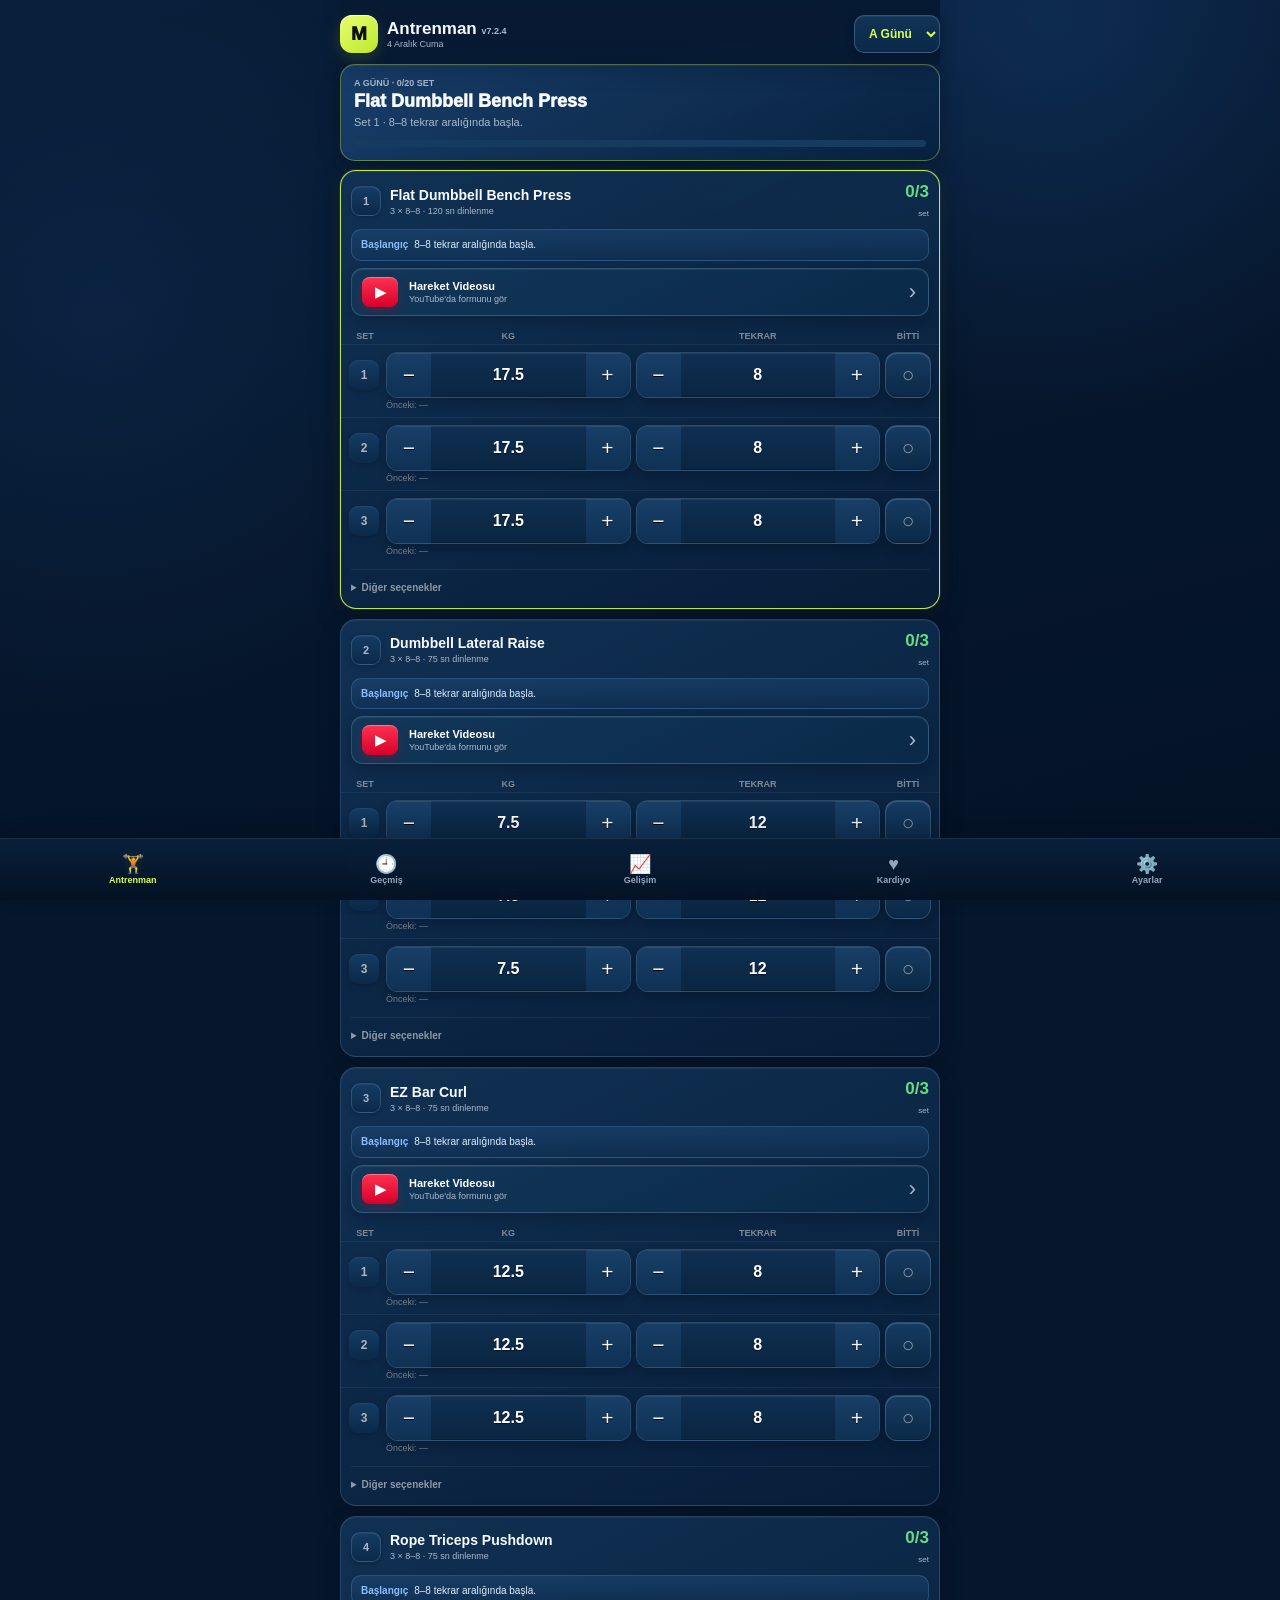
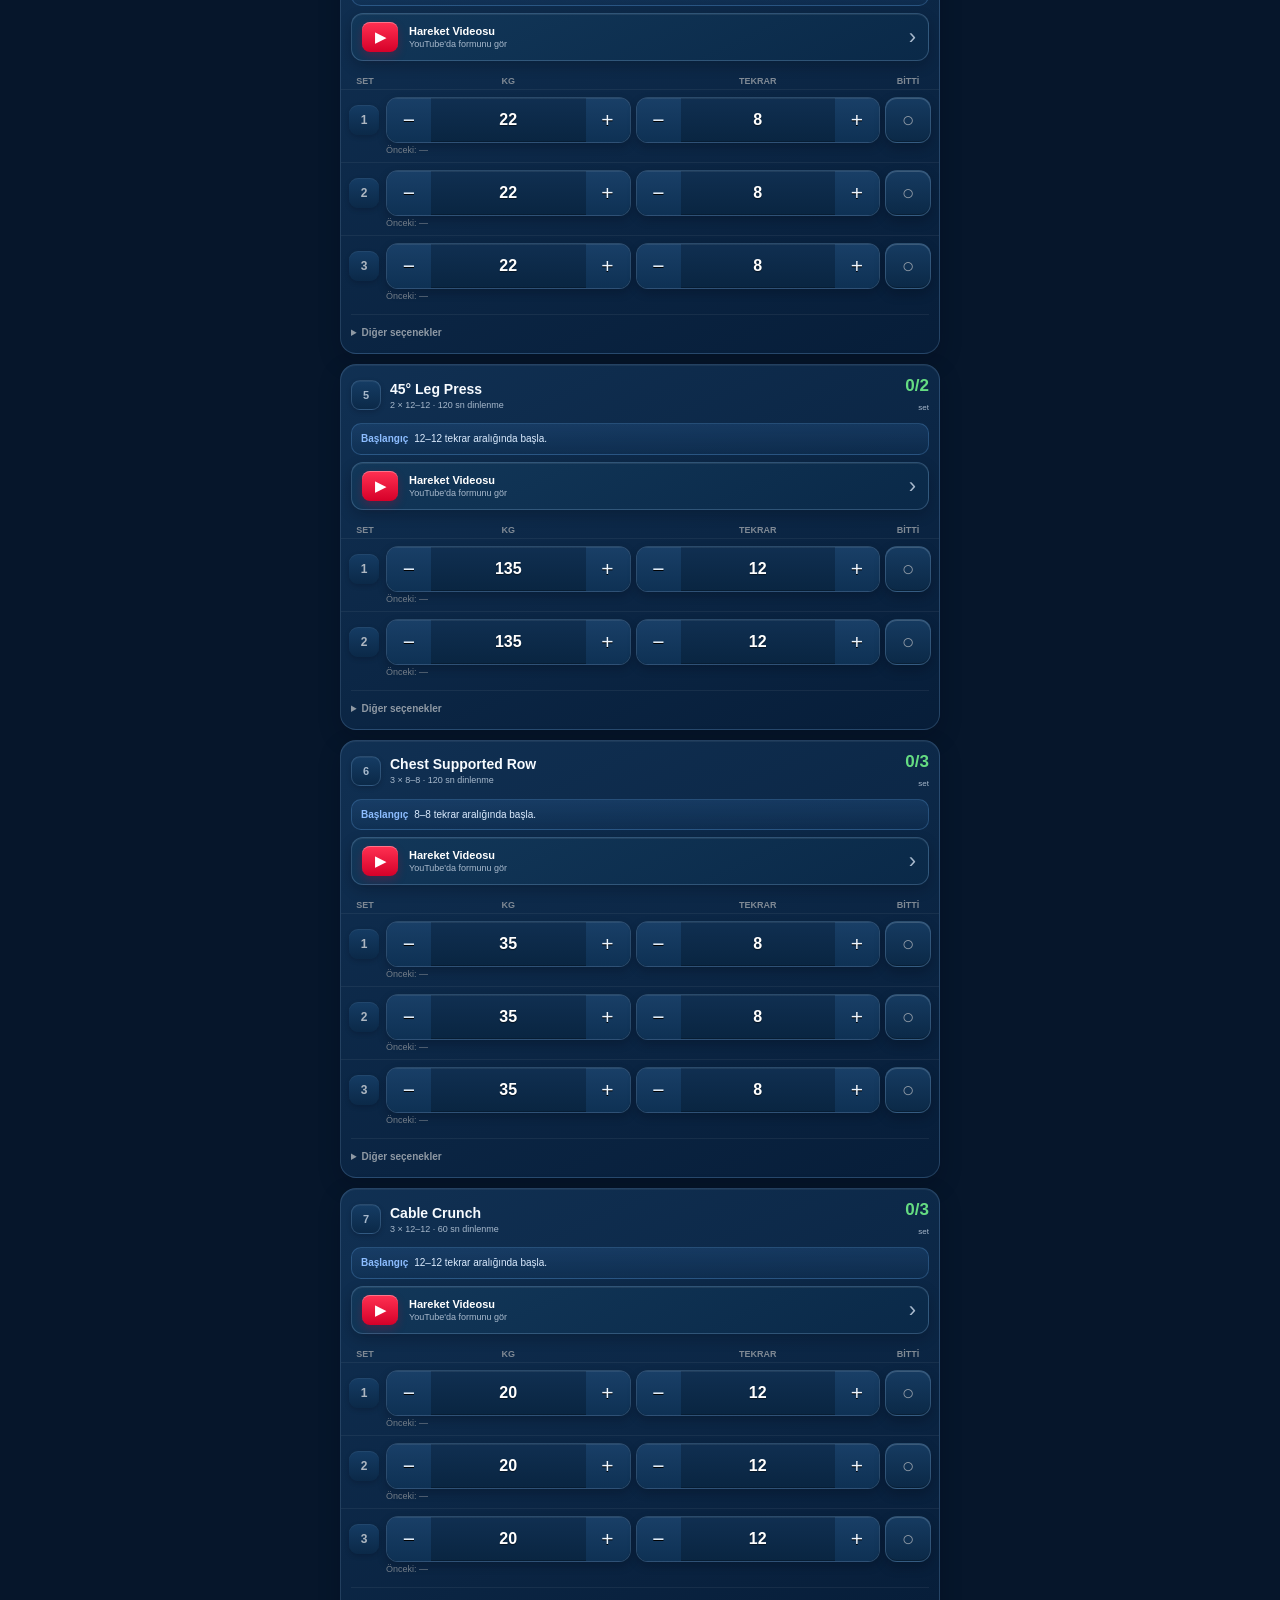
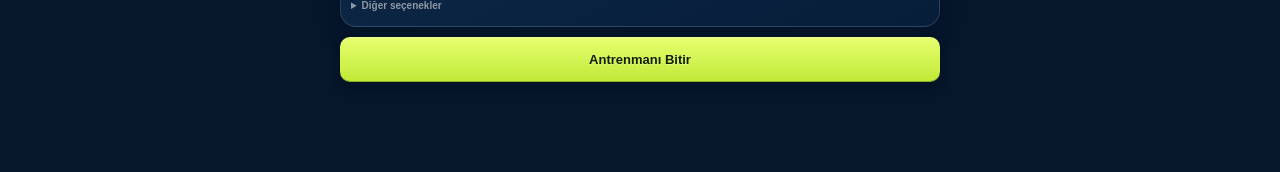
<file: index.html>
<!DOCTYPE html>
<html lang="tr">
<head>
<meta charset="UTF-8">
<meta name="viewport" content="width=device-width,initial-scale=1,viewport-fit=cover">
<meta name="theme-color" content="#071a33">
<meta name="build-version" content="7.2.4-20260827">
<link rel="manifest" href="manifest.json?v=724">
<link rel="icon" href="icon-192.png">
<link rel="apple-touch-icon" href="apple-touch-icon.png">
<meta name="apple-mobile-web-app-capable" content="yes">
<meta name="apple-mobile-web-app-status-bar-style" content="black-translucent">
<meta name="apple-mobile-web-app-title" content="Antrenman">
<title>Antrenman Takip 7.2.4</title>
<link rel="stylesheet" href="styles.css?v=724">
<link rel="stylesheet" href="enhancements.css?v=724">
<link rel="stylesheet" href="ux-v63.css?v=724">
<link rel="stylesheet" href="v7.css?v=724">
<link rel="stylesheet" href="v7-video.css?v=724">
<link rel="stylesheet" href="navy-theme.css?v=724">
<link rel="stylesheet" href="v7-clean-mobile.css?v=724">
</head>
<body>
<div class="app">
 <header class="header">
  <div class="header-row">
   <div class="brand"><div class="brand-mark">M</div><div><div class="brand-title">Antrenman <span class="version">v7.2.4</span></div><div class="brand-sub" id="dateText"></div></div></div>
   <select class="workout-select" id="workoutSelect" aria-label="Antrenman seç"></select>
  </div>
  <div class="tabs">
   <button class="tab on" data-tab="workout" onclick="showTab('workout')">Antrenman</button>
   <button class="tab" data-tab="history" onclick="showTab('history')">Geçmiş</button>
   <button class="tab" data-tab="analysis" onclick="showTab('analysis')">Gelişim</button>
   <button class="tab" data-tab="cardio" onclick="showTab('cardio')">Kardiyo</button>
   <button class="tab" data-tab="program" onclick="showTab('program')">Ayarlar</button>
  </div>
 </header>
 <div class="update-banner" id="updateBanner"><span>Yeni sürüm hazır.</span><button onclick="activateUpdate()">Yenile</button></div>
 <main class="page on" id="page-workout">
  <div class="panel"><div class="mode-grid">
   <button class="mode-btn" data-mode="normal" onclick="setMode('normal')">Normal</button>
   <button class="mode-btn" data-mode="short" onclick="setMode('short')">Kısa</button>
   <button class="mode-btn" data-mode="low" onclick="setMode('low')">Düşük Enerji</button>
  </div><div class="mode-note" id="modeNote"></div></div>
  <div id="hero"></div>
  <div class="metrics" id="liveMetrics"></div>
  <div id="exerciseList"></div>
  <button class="btn primary full" style="padding:15px;font-size:13px" onclick="finishWorkout()">Antrenmanı Bitir</button>
 </main>
 <main class="page" id="page-history"><div id="historyContent"></div></main>
 <main class="page" id="page-analysis"><div id="analysisContent"></div></main>
 <main class="page" id="page-cardio"><div id="cardioContent"></div></main>
 <main class="page" id="page-program"><div id="programContent"></div></main>
</div>
<div class="bottom">
 <div class="bottom-in"><div><div class="bottom-label">Antrenman süresi</div><div class="bottom-value" id="workoutTimer">0:00</div></div><button class="bottom-rest" id="restTimer" onclick="toggleRest()">1:30</button><button class="bottom-next" onclick="completeNextSet()">Sıradaki Set ✓</button></div>
</div>
<div class="overlay" id="exerciseModal"><div class="modal">
 <div class="modal-title" id="exerciseModalTitle">Hareket</div>
 <div class="grid2">
  <div class="field" style="grid-column:1/-1"><label>Hareket adı</label><input class="input" id="fName"></div>
  <div class="field" style="grid-column:1/-1"><label>Kas grupları — virgülle</label><input class="input" id="fMuscles"></div>
  <div class="field"><label>Başlangıç kg</label><input class="input" id="fWeight" type="number" inputmode="decimal"></div>
  <div class="field"><label>Set</label><input class="input" id="fSets" type="number" inputmode="numeric"></div>
  <div class="field"><label>Tekrar alt</label><input class="input" id="fRepMin" type="number" inputmode="numeric"></div>
  <div class="field"><label>Tekrar üst</label><input class="input" id="fRepMax" type="number" inputmode="numeric"></div>
  <div class="field"><label>Rol</label><select class="select" id="fType"><option value="main">Ana</option><option value="accessory">Yardımcı</option><option value="core">Core / süre</option><option value="carry">Taşıma</option></select></div>
  <div class="field"><label>Artış adımı</label><input class="input" id="fIncrement" type="number" inputmode="decimal"></div>
  <div class="field"><label>Dinlenme sn</label><input class="input" id="fRest" type="number" inputmode="numeric"></div>
  <div class="field"><label>Öncelik</label><select class="select" id="fPriority"><option value="normal">Normal</option><option value="high">Yüksek</option><option value="support">Destek</option></select></div>
  <div class="field" style="grid-column:1/-1"><label>Video bağlantısı</label><input class="input" id="fVideo"></div>
  <div class="field" style="grid-column:1/-1"><label>Teknik not / alternatif</label><input class="input" id="fNote"></div>
  <label class="check" style="grid-column:1/-1"><input type="checkbox" id="fOptional"> Kısa ve düşük enerji gününde atlanabilir</label>
 </div>
 <div class="modal-actions"><button class="btn ghost" onclick="closeExerciseModal()">Vazgeç</button><button class="btn primary" id="exerciseSaveButton" onclick="saveExerciseModal()">Kaydet</button></div>
</div></div>
<div class="overlay" id="confirmModal"><div class="modal"><div class="modal-title" id="confirmTitle">Onay</div><div class="mode-note" id="confirmMessage"></div><div class="modal-actions"><button class="btn ghost" onclick="closeConfirm()">Vazgeç</button><button class="btn primary" id="confirmButton">Devam</button></div></div></div>
<div class="overlay" id="summaryModal"><div class="modal" id="summaryBody"></div></div>
<input id="importFile" class="hidden" type="file" accept="application/json" onchange="importData(this.files[0])">
<div class="toast" id="toast"></div>
<script src="app.js?v=724"></script>
<script src="program-patch.js?v=724"></script>
<script src="enhancements.js?v=724"></script>
<script src="ux-v63.js?v=724"></script>
<script src="program-v64.js?v=724"></script>
<script src="v7.js?v=724"></script>
<script src="v7-guard.js?v=724"></script>
<script src="v7-video.js?v=724"></script>
<script src="v7-b-triceps.js?v=724"></script>
<script src="v7-program-v722.js?v=724"></script>
<script src="v7-program-v723.js?v=724"></script>
</body>
</html>
</file>
<file: styles.css>
*{box-sizing:border-box;margin:0;padding:0;-webkit-tap-highlight-color:transparent}:root{--bg:#0d0f12;--s:#15181d;--s2:#1d2128;--s3:#272c35;--b:#303641;--t:#f5f7fa;--m:#969eaa;--a:#e8ff47;--g:#4ade80;--bl:#60a5fa;--o:#fb923c;--r:#fb7185;--top:env(safe-area-inset-top,0px);--bot:env(safe-area-inset-bottom,0px);font-family:-apple-system,BlinkMacSystemFont,"Segoe UI",sans-serif}html,body{background:var(--bg);color:var(--t)}body{min-height:100vh;padding:calc(10px + var(--top)) 9px calc(90px + var(--bot))}button,input,select{font:inherit}button{cursor:pointer;touch-action:manipulation}.hidden{display:none!important}.app{max-width:600px;margin:auto}.header{position:sticky;top:0;z-index:20;background:linear-gradient(var(--bg) 82%,transparent);padding-bottom:10px}.header-row,.brand,.tabs,.button-row,.ex-actions,.program-head,.log-top{display:flex;align-items:center}.header-row,.program-head,.log-top,.ex-actions{justify-content:space-between}.header-row{gap:8px;min-height:48px}.brand{gap:9px}.brand-mark{width:38px;height:38px;border-radius:12px;background:var(--a);color:#111;display:grid;place-items:center;font-size:19px;font-weight:950}.brand-title{font-size:17px;font-weight:900}.brand-sub,.version,.mode-note,.program-meta,.manage-note,.log-meta{font-size:9px;color:var(--m)}.workout-select,.input,.select,.textarea{background:var(--s2);border:1px solid var(--b);border-radius:10px;color:var(--t);padding:10px;outline:none}.workout-select{max-width:176px;color:var(--a);border-color:#e8ff4777;font-size:12px;font-weight:800}.tabs{gap:6px;overflow-x:auto}.tab,.mode-btn{border:1px solid var(--b);background:var(--s);color:var(--m);border-radius:9px;padding:9px 12px;font-size:10px;font-weight:800;white-space:nowrap}.tab.on,.mode-btn.on{background:var(--a);border-color:var(--a);color:#111}.page{display:none}.page.on{display:block}.panel,.card,.exercise{background:var(--s);border:1px solid var(--b);border-radius:14px}.panel{padding:13px;margin-bottom:10px}.mode-grid{display:grid;grid-template-columns:repeat(3,1fr);gap:6px}.mode-note{line-height:1.45;margin-top:8px}.hero{padding:14px;background:linear-gradient(145deg,#e8ff471e,#60a5fa12);border:1px solid #e8ff4747;border-radius:15px;margin-bottom:10px}.hero-top{display:flex;justify-content:space-between;gap:10px}.eyebrow,.section-title,.metric-label,.bottom-label,.field label{font-size:9px;color:var(--m);text-transform:uppercase;font-weight:800}.hero-name{font-size:20px;font-weight:950;margin-top:3px}.hero-focus{font-size:11px;color:var(--m);line-height:1.4;margin-top:3px}.ring{width:60px;height:60px;flex:0 0 60px;border-radius:50%;display:grid;place-items:center;background:conic-gradient(var(--a) var(--progress,0%),var(--s3) 0);position:relative}.ring:after{content:"";position:absolute;inset:7px;border-radius:50%;background:var(--s)}.ring span{position:relative;z-index:1;font-size:11px;font-weight:900;color:var(--a)}.progress,.bar,.muscle-bar{height:7px;border-radius:99px;background:var(--s3);overflow:hidden}.progress{margin-top:11px}.progress i,.bar i,.muscle-bar i{display:block;height:100%;background:var(--a)}.hero-actions{display:grid;grid-template-columns:1fr auto;gap:7px;margin-top:10px}.btn{border:0;border-radius:10px;padding:11px 13px;font-size:10px;font-weight:850}.btn.primary{background:var(--a);color:#111}.btn.ghost{background:var(--s2);color:var(--t);border:1px solid var(--b)}.btn.danger{background:#fb718516;color:var(--r);border:1px solid #fb718544}.btn.blue{background:#60a5fa20;color:#bfdbfe;border:1px solid #60a5fa44}.btn.full{width:100%}.metrics{display:grid;grid-template-columns:repeat(4,1fr);gap:5px;margin-bottom:10px}.metric,.summary-card{background:var(--s);border:1px solid var(--b);border-radius:12px;padding:10px 3px;text-align:center}.metric-value,.summary-card strong{display:block;color:var(--a);font-weight:900;font-size:17px}.metric-label{font-size:7px;margin-top:3px}.exercise{margin-bottom:10px;overflow:hidden}.exercise.current{border-color:#e8ff47aa}.exercise.complete{border-color:#4ade8066}.exercise.skipped{opacity:.5}.ex-head{display:flex;gap:9px;padding:12px}.ex-no{width:30px;height:30px;flex:0 0 30px;border-radius:9px;display:grid;place-items:center;background:var(--s2);border:1px solid var(--b);font-size:11px;font-weight:900;color:var(--m)}.complete .ex-no{background:var(--g);color:#111}.ex-main{flex:1;min-width:0}.ex-name{font-size:14px;font-weight:900}.ex-note{font-size:10px;color:var(--m);line-height:1.4;margin-top:3px}.tags{display:flex;gap:4px;flex-wrap:wrap;margin-top:7px}.tag{font-size:8px;padding:4px 6px;border:1px solid var(--b);border-radius:999px;color:var(--m);background:var(--s2)}.tag.accent{color:var(--a);border-color:#e8ff4744}.tag.blue{color:#bfdbfe;border-color:#60a5fa44}.tag.orange{color:#fed7aa;border-color:#fb923c44}.ex-score{text-align:right}.ex-score strong{display:block;color:var(--g);font-size:17px}.ex-score span{font-size:8px;color:var(--m)}.coach{margin:0 12px 10px;padding:9px 10px;border-radius:10px;background:#60a5fa14;border:1px solid #60a5fa33;font-size:10px;color:#cfe3ff;line-height:1.45}.coach b{color:var(--bl)}.last-line{display:block;color:var(--m);margin-top:3px}.set-head,.set-row{display:grid;grid-template-columns:26px minmax(72px,1fr) minmax(64px,.9fr) 52px 40px;gap:4px;align-items:center;padding:0 10px}.set-head{font-size:8px;color:var(--m);text-transform:uppercase;text-align:center;padding-bottom:5px}.set-row{padding-bottom:8px}.set-index{text-align:center;font-size:10px;color:var(--m)}.stepper{display:grid;grid-template-columns:24px minmax(0,1fr) 24px;background:var(--s2);border:1px solid var(--b);border-radius:9px;overflow:hidden}.stepper button,.stepper input{height:38px;border:0;background:transparent;color:var(--t);text-align:center;min-width:0}.stepper button{color:var(--m);font-size:16px}.stepper input{width:100%;font-size:11px;font-weight:850}.rir,.done-btn{height:40px;border:1px solid var(--b);border-radius:9px;background:var(--s2);color:var(--t);text-align:center}.done-btn{width:40px;font-size:17px;font-weight:950}.done-btn.on{background:var(--g);border-color:var(--g);color:#111}.ex-actions{padding:3px 12px 10px}.link-btn{border:0;background:transparent;color:var(--a);font-size:10px;font-weight:800;padding:5px}.link-btn.muted{color:var(--m)}.session-note{margin:0 12px 12px}.input,.select{width:100%}.field{margin-bottom:9px}.field label{display:block;margin-bottom:4px}.grid2{display:grid;grid-template-columns:1fr 1fr;gap:8px}.button-row{gap:7px;flex-wrap:wrap}.summary-grid{display:grid;grid-template-columns:1fr 1fr;gap:7px;margin-bottom:10px}.summary-card strong{font-size:21px}.summary-card span{font-size:8px;color:var(--m);text-transform:uppercase}.section-title{margin:17px 3px 8px}.log-card,.program-card{padding:12px;margin-bottom:8px}.log-title{font-size:12px;font-weight:900;color:var(--a)}.log-body{font-size:10px;color:var(--m);line-height:1.55;margin-top:8px}.log-ex,.insight{padding:8px 0;border-top:1px solid var(--b)}.log-ex:first-child,.insight:first-child{border-top:0}.log-ex b,.insight b{color:var(--t)}.muscle-row{display:grid;grid-template-columns:75px 1fr 32px;gap:8px;align-items:center;padding:5px 0}.muscle-name,.muscle-count{font-size:10px;color:var(--m)}.muscle-count{text-align:right}.muscle-bar i{background:var(--bl)}.program-name{font-size:13px;font-weight:900}.exercise-manage{display:grid;grid-template-columns:1fr auto;gap:7px;align-items:center;padding:9px 0;border-top:1px solid var(--b)}.manage-name{font-size:11px;font-weight:800}.icon-actions{display:flex;gap:4px}.icon-btn{width:31px;height:31px;border-radius:8px;border:1px solid var(--b);background:var(--s2);color:var(--m)}.icon-btn.danger{color:var(--r)}.empty{text-align:center;padding:30px 15px;color:var(--m);font-size:11px}.bottom{position:fixed;z-index:50;left:0;right:0;bottom:0;background:#15181df5;backdrop-filter:blur(14px);border-top:1px solid var(--b);padding:8px 9px calc(8px + var(--bot))}.bottom-in{max-width:600px;margin:auto;display:grid;grid-template-columns:1fr auto auto;gap:7px;align-items:center}.bottom-value{color:var(--a);font-weight:900}.bottom-rest,.bottom-next{border-radius:9px;padding:10px;border:1px solid var(--b);font-size:10px;font-weight:850}.bottom-rest{background:var(--s2);color:var(--t)}.bottom-next{background:var(--a);color:#111;border-color:var(--a)}.overlay{position:fixed;inset:0;z-index:100;background:#000b;display:none;align-items:flex-end;justify-content:center;padding:12px}.overlay.open{display:flex}.modal{width:min(600px,100%);max-height:90vh;overflow:auto;background:var(--s);border:1px solid var(--b);border-radius:18px;padding:15px}.modal-title{font-size:16px;font-weight:950;margin-bottom:12px}.modal-actions{display:flex;justify-content:flex-end;gap:7px;margin-top:12px}.check{display:flex;align-items:center;gap:8px;font-size:11px;color:var(--m)}.check input{width:18px;height:18px;accent-color:var(--a)}.toast{position:fixed;z-index:200;left:50%;bottom:calc(88px + var(--bot));transform:translateX(-50%) translateY(18px);opacity:0;background:#f3f4f6;color:#111;padding:10px 13px;border-radius:9px;font-size:11px;font-weight:850;transition:.2s;pointer-events:none}.toast.show{opacity:1;transform:translateX(-50%)}.update-banner{display:none;background:var(--bl);color:#07111d;border-radius:10px;padding:10px;margin-bottom:9px;font-size:10px;font-weight:850;justify-content:space-between}.update-banner.show{display:flex}@media(max-width:390px){.workout-select{max-width:140px}.brand-sub{display:none}.set-head,.set-row{grid-template-columns:23px minmax(65px,1fr) minmax(58px,.9fr) 47px 38px;gap:3px;padding-left:7px;padding-right:7px}.stepper{grid-template-columns:21px minmax(0,1fr) 21px}.done-btn{width:38px}.metric-value{font-size:15px}}
</file>
<file: enhancements.css>
.set-tools{display:flex;gap:8px;flex-wrap:wrap;margin:12px 0 8px}.set-tools button,.warmup-title button{border:1px solid var(--line,#303640);background:transparent;color:var(--muted,#a9b0bb);border-radius:10px;padding:8px 10px;font-size:12px;font-weight:700}.set-tools button:active,.warmup-title button:active{transform:scale(.98)}.set-tools .warmup-tool{color:var(--accent,#d9ff45);border-color:rgba(217,255,69,.35)}.warmup-block{margin:10px 0 6px;padding:10px;border:1px dashed rgba(217,255,69,.28);border-radius:14px;background:rgba(217,255,69,.035)}.warmup-title{display:flex;align-items:center;justify-content:space-between;gap:10px;color:var(--accent,#d9ff45);font-size:12px;font-weight:800;margin-bottom:8px}.warmup-title button{padding:6px 8px;font-size:11px}.warmup-row{opacity:.88}.warmup-row .set-index{color:var(--accent,#d9ff45)}.warmup-label{display:flex;align-items:center;justify-content:center;font-size:11px;color:var(--muted,#a9b0bb);font-weight:700}.warmup-history{display:inline-flex;margin:0 0 10px;padding:6px 9px;border-radius:999px;background:rgba(217,255,69,.08);color:var(--accent,#d9ff45);font-size:11px;font-weight:800}.chart-summary{display:grid;grid-template-columns:repeat(3,1fr);gap:8px;margin:14px 0 8px}.chart-summary>div{background:rgba(255,255,255,.035);border:1px solid var(--line,#303640);border-radius:12px;padding:10px}.chart-summary strong{display:block;font-size:15px}.chart-summary span{display:block;color:var(--muted,#a9b0bb);font-size:10px;margin-top:3px}.progress-chart{width:100%;height:auto;margin-top:8px;overflow:visible}.progress-chart line{stroke:rgba(255,255,255,.16);stroke-width:1}.progress-chart polyline{fill:none;stroke:var(--accent,#d9ff45);stroke-width:4;stroke-linecap:round;stroke-linejoin:round}.progress-chart circle{fill:var(--accent,#d9ff45);stroke:#11151a;stroke-width:3}.progress-chart text{fill:var(--muted,#a9b0bb);font-size:12px}.chart-note{color:var(--muted,#a9b0bb);font-size:11px;line-height:1.5;margin-top:6px}@media(max-width:560px){.chart-summary{grid-template-columns:1fr 1fr}.chart-summary>div:last-child{grid-column:1/-1}.set-tools button{flex:1;min-width:100px}}
</file>
<file: ux-v63.css>
/* v6.3 — sade set girişi ve mobil kullanım iyileştirmeleri */
.v63-exercise{border-radius:20px;overflow:hidden}
.v63-coach{display:grid;gap:5px;line-height:1.45}
.v63-status{display:inline-flex;width:max-content;padding:4px 9px;border-radius:999px;background:rgba(106,227,130,.13);color:#8ff0a5;font-weight:800;font-size:11px;text-transform:uppercase;letter-spacing:.04em}
.v63-set-tools{display:flex;gap:7px;flex-wrap:wrap;margin:12px 0 8px}
.v63-set-tools button,.v63-warmup-title button{border:1px solid rgba(255,255,255,.1);background:#171b20;color:#dfe5ec;border-radius:10px;padding:8px 11px;font-size:12px;font-weight:700}
.v63-set-head,.v63-set-row{display:grid;grid-template-columns:38px minmax(112px,1fr) minmax(112px,1fr) 50px;gap:8px;align-items:center}
.v63-set-head{padding:7px 6px;color:#7f8994;font-size:10px;font-weight:800;text-transform:uppercase;text-align:center}
.v63-set-row{padding:8px 6px;border-top:1px solid rgba(255,255,255,.055);transition:.18s ease}
.v63-set-row.done{background:rgba(75,207,108,.055)}
.v63-set-number{width:32px;height:32px;display:grid;place-items:center;border-radius:10px;background:#171b20;color:#aeb7c1;font-weight:800}
.v63-stepper{display:grid;grid-template-columns:32px minmax(42px,1fr) 32px;height:42px;border:1px solid rgba(255,255,255,.09);border-radius:12px;overflow:hidden;background:#111419}
.v63-stepper button{border:0;background:#1a1f25;color:#cbd4dd;font-size:20px;font-weight:500}
.v63-stepper input{min-width:0;width:100%;border:0;background:transparent;color:#fff;text-align:center;font-size:16px;font-weight:800;outline:0;-moz-appearance:textfield}
.v63-stepper input::-webkit-outer-spin-button,.v63-stepper input::-webkit-inner-spin-button{-webkit-appearance:none;margin:0}
.v63-static{height:42px;display:grid;place-items:center;border:1px solid rgba(255,255,255,.09);border-radius:12px;background:#111419;color:#98a2ad;font-size:12px;font-weight:700}
.v63-done{width:44px;height:42px;border:1px solid rgba(255,255,255,.12);border-radius:12px;background:#171b20;color:#8d98a4;font-size:21px;font-weight:900}
.v63-done.on{background:#64db7f;color:#071109;border-color:#64db7f;box-shadow:0 0 0 3px rgba(100,219,127,.1)}
.v63-warmups{margin:10px 0 2px;padding:9px;border:1px dashed rgba(255,255,255,.11);border-radius:14px;background:rgba(255,255,255,.018)}
.v63-warmup-title{display:flex;justify-content:space-between;align-items:center;margin-bottom:4px;color:#a9b3bd;font-size:12px;font-weight:800}
.v63-warmups .v63-set-row{padding-left:0;padding-right:0}
.v63-warmups .v63-set-number{background:#232018;color:#e2c278}
.v63-log-card .log-ex{padding:10px 0;border-bottom:1px solid rgba(255,255,255,.055);line-height:1.55}
.v63-log-card .log-ex:last-child{border-bottom:0}
.rir{display:none!important}
@media(max-width:430px){
 .v63-set-head,.v63-set-row{grid-template-columns:32px minmax(96px,1fr) minmax(96px,1fr) 44px;gap:5px}
 .v63-stepper{grid-template-columns:29px minmax(38px,1fr) 29px;height:40px}
 .v63-stepper button{font-size:18px}
 .v63-stepper input{font-size:15px}
 .v63-done{width:40px;height:40px}
 .v63-set-number{width:29px;height:29px;font-size:12px}
 .v63-set-tools button{flex:1;padding:9px 6px}
}
</file>
<file: v7.css>
/* v7 — mobile-first workout UX */
:root{--v7-nav-h:62px;--v7-session-h:62px}
body{padding-bottom:calc(28px + var(--v7-nav-h) + var(--bot))}
#page-workout>.panel:first-child,#liveMetrics{display:none!important}
.header{padding-bottom:6px}
.tabs{position:fixed!important;z-index:80;left:0;right:0;bottom:0;height:calc(var(--v7-nav-h) + var(--bot));padding:7px max(8px,env(safe-area-inset-right)) calc(7px + var(--bot)) max(8px,env(safe-area-inset-left));display:grid!important;grid-template-columns:repeat(5,1fr);gap:4px;overflow:visible;background:#111419f7;border-top:1px solid var(--b);backdrop-filter:blur(18px);-webkit-backdrop-filter:blur(18px)}
.tab{border:0!important;background:transparent!important;padding:3px 2px!important;border-radius:10px!important;display:flex;flex-direction:column;align-items:center;justify-content:center;gap:2px;color:#7f8994!important;min-width:0}
.tab span{font-size:18px;line-height:1}.tab small{font-size:9px;font-weight:800;white-space:nowrap}.tab.on{color:var(--a)!important}.tab.on small{color:var(--a)}
.bottom{position:fixed!important;z-index:70!important;left:0!important;right:0!important;top:auto!important;bottom:calc(var(--v7-nav-h) + var(--bot))!important;height:var(--v7-session-h);padding:7px 8px!important;background:#15181df8!important;border-top:1px solid var(--b);backdrop-filter:blur(18px);-webkit-backdrop-filter:blur(18px);transform:translateZ(0);will-change:transform;contain:layout paint}
.bottom-in{height:100%;max-width:600px;display:grid!important;grid-template-columns:auto 42px 62px 42px minmax(110px,1fr)!important;gap:6px!important}
.v7-session-time{min-width:58px;display:flex;flex-direction:column;justify-content:center}.v7-session-time span{font-size:7px;text-transform:uppercase;color:var(--m);font-weight:800}.v7-session-time strong{font-size:14px;color:var(--a)}
.v7-undo,.v7-plus30,.bottom-rest,.bottom-next{height:46px!important;border-radius:12px!important;border:1px solid var(--b)!important;font-weight:850!important;touch-action:manipulation}
.v7-undo,.v7-plus30{background:var(--s2);color:var(--t);font-size:16px}.v7-plus30{font-size:11px}.bottom-rest{padding:0 5px!important;background:var(--s2)!important;color:var(--t)!important;font-size:12px!important}.bottom-next{padding:0 10px!important;background:var(--a)!important;color:#111!important;font-size:11px!important}.bottom-next:disabled{opacity:.45}
body:not(.v7-workout-tab) .bottom{display:none!important}
body.v7-workout-tab{padding-bottom:calc(28px + var(--v7-nav-h) + var(--v7-session-h) + var(--bot))}
.v7-hero{padding:13px;margin-bottom:9px}.v7-hero .hero-name{font-size:18px}.v7-hero .progress{margin-top:10px}
.v7-exercise{border-radius:16px!important;overflow:hidden}.v7-ex-head{display:flex;align-items:center;gap:9px;padding:11px 10px 7px}.v7-ex-title{flex:1;min-width:0}.v7-range{font-size:9px;color:var(--m);margin-top:3px}.v7-coach{margin:2px 10px 7px;padding:8px 9px;background:#60a5fa10;border:1px solid #60a5fa2b;border-radius:10px;display:flex;gap:6px;align-items:flex-start;font-size:10px;line-height:1.35;color:#cfe3ff}.v7-coach b{flex:0 0 auto;color:var(--bl)}
.v7-set-head,.v7-set-row{display:grid;grid-template-columns:32px minmax(94px,1fr) minmax(94px,1fr) 46px;gap:5px;align-items:center}.v7-set-head{padding:6px 8px 3px;color:#7f8994;font-size:9px;font-weight:800;text-transform:uppercase;text-align:center}.v7-set-wrap{border-top:1px solid rgba(255,255,255,.055)}.v7-set-row{padding:7px 8px 2px}.v7-set-row.done{background:rgba(75,207,108,.05)}.v7-set-no{width:30px;height:30px;display:grid;place-items:center;border-radius:9px;background:#171b20;color:#aeb7c1;font-weight:800;font-size:12px}.v7-stepper{display:grid;grid-template-columns:44px minmax(36px,1fr) 44px;height:46px;border:1px solid rgba(255,255,255,.1);border-radius:12px;overflow:hidden;background:#111419}.v7-stepper button{min-width:44px;border:0;background:#1a1f25;color:#d5dde5;font-size:21px}.v7-stepper input{min-width:0;width:100%;border:0;background:transparent;color:#fff;text-align:center;font-size:16px;font-weight:900;outline:0;-moz-appearance:textfield}.v7-stepper input::-webkit-outer-spin-button,.v7-stepper input::-webkit-inner-spin-button{-webkit-appearance:none;margin:0}.v7-static{height:46px;display:grid;place-items:center;border:1px solid rgba(255,255,255,.1);border-radius:12px;background:#111419;color:#98a2ad;font-size:12px;font-weight:700}.v7-done{width:46px;height:46px;border:1px solid rgba(255,255,255,.12);border-radius:12px;background:#171b20;color:#8d98a4;font-size:21px;font-weight:900}.v7-done.on{background:#64db7f;color:#071109;border-color:#64db7f;box-shadow:0 0 0 3px rgba(100,219,127,.08)}.v7-prev{padding:0 8px 7px 45px;color:#737d88;font-size:9px}
.v7-more{margin:6px 10px 10px;border-top:1px solid rgba(255,255,255,.06);padding-top:7px}.v7-more summary{color:#8f99a4;font-size:10px;font-weight:800;cursor:pointer;padding:5px 0}.v7-tools{display:flex;gap:6px;flex-wrap:wrap;margin:6px 0}.v7-tools button,.v7-tools a,.v7-warmup-title button{min-height:38px;padding:8px 10px;border-radius:9px;border:1px solid var(--b);background:var(--s2);color:var(--m);font-size:10px;font-weight:800;text-decoration:none}.v7-tech-note{font-size:10px;color:var(--m);line-height:1.4;margin:7px 0}
.v7-warmups{margin:7px 9px;padding:7px;border:1px dashed rgba(232,255,71,.22);border-radius:12px}.v7-warmup-title{display:flex;justify-content:space-between;align-items:center;color:var(--a);font-size:10px;font-weight:800}.v7-warmups .v7-set-row{padding-left:0;padding-right:0}
.v7-history-card{padding:12px}.v7-history-sub{font-size:9px;color:var(--m);margin-top:4px}.v7-delete{margin-top:8px}.v7-history-modal{max-height:92vh}.v7-editor-head{display:flex;justify-content:space-between;gap:10px}.v7-close{width:40px;height:40px;border:0;border-radius:10px;background:var(--s2);color:var(--t);font-size:22px}.v7-edit-ex{padding:10px 0;border-top:1px solid var(--b)}.v7-edit-title{font-size:12px;font-weight:900;margin-bottom:7px}.v7-edit-title span{color:var(--m);font-size:9px;font-weight:700}.v7-edit-row{display:grid;grid-template-columns:78px 1fr 1fr;gap:6px;align-items:center;margin-bottom:6px}.v7-edit-row label{font-size:10px;color:var(--m);display:flex;align-items:center;gap:5px}.v7-edit-row label input{width:20px;height:20px;accent-color:var(--a)}.v7-edit-row .input{height:42px;padding:7px;text-align:center}.v7-edit-static{height:42px;display:grid;place-items:center;border:1px solid var(--b);border-radius:10px;color:var(--m);font-size:10px}
.v7-summary-grid,.v7-progress-summary{display:grid;grid-template-columns:1fr 1fr;gap:7px;margin-bottom:10px}.v7-progress-summary>div{background:var(--s2);border:1px solid var(--b);border-radius:11px;padding:10px}.v7-progress-summary strong{display:block;font-size:15px}.v7-progress-summary span{display:block;font-size:9px;color:var(--m);margin-top:3px}.v7-progress-target{padding:9px 10px;border-radius:10px;background:#60a5fa10;border:1px solid #60a5fa2b;color:#cfe3ff;font-size:10px;line-height:1.4}.v7-progress-target b{color:var(--bl);margin-right:6px}.v7-progress-list{margin-top:8px}.v7-progress-list>div{display:flex;justify-content:space-between;gap:10px;padding:8px 2px;border-top:1px solid var(--b);font-size:10px}.v7-progress-list span{color:var(--m)}.v7-progress-list strong{text-align:right}.v7-weight-row{display:grid;grid-template-columns:1fr auto;gap:8px}.v7-weight-row .btn{min-width:90px}
@media(max-width:390px){.bottom-in{grid-template-columns:auto 38px 57px 38px minmax(100px,1fr)!important;gap:4px!important}.v7-undo,.v7-plus30{width:38px}.v7-set-head,.v7-set-row{grid-template-columns:29px minmax(86px,1fr) minmax(86px,1fr) 44px;gap:4px;padding-left:5px;padding-right:5px}.v7-stepper{grid-template-columns:42px minmax(32px,1fr) 42px}.v7-done{width:44px}.v7-prev{padding-left:38px}.tab small{font-size:8px}}
</file>
<file: v7-video.css>
.v7-youtube-link{margin:0 10px 9px;min-height:48px;padding:8px 10px;display:grid;grid-template-columns:38px 1fr auto;align-items:center;gap:9px;border:1px solid rgba(255,255,255,.09);border-radius:12px;background:#181b20;color:#fff;text-decoration:none;touch-action:manipulation}.v7-youtube-link:active{transform:scale(.99)}.v7-youtube-icon{width:36px;height:30px;border-radius:8px;display:grid;place-items:center;background:#ff0033;color:#fff;font-size:15px;padding-left:2px}.v7-youtube-copy{display:flex;flex-direction:column;gap:2px;min-width:0}.v7-youtube-copy strong{font-size:11px}.v7-youtube-copy small{font-size:9px;color:var(--m)}.v7-youtube-arrow{font-size:22px;color:var(--m);padding-right:2px}
</file>
<file: navy-theme.css>
/* v7.1 — premium navy + softly raised controls */
:root{
  --bg:#071a33;
  --s:#0b2442;
  --s2:#0e2d50;
  --s3:#14395f;
  --b:#315376;
  --t:#f7fbff;
  --m:#a8b9cc;
  --a:#d9ff4f;
  --g:#65dc82;
  --bl:#4b95ff;
}
html{background:#06162b}
body{
  background:
    radial-gradient(circle at 82% 2%,rgba(35,101,181,.23),transparent 29%),
    radial-gradient(circle at 8% 35%,rgba(24,76,134,.18),transparent 31%),
    linear-gradient(165deg,#081d38 0%,#06172d 48%,#041225 100%);
  background-attachment:fixed;
  color:var(--t);
}
.header{
  background:linear-gradient(180deg,rgba(7,26,51,.98) 0%,rgba(7,26,51,.9) 72%,rgba(7,26,51,0) 100%);
}
.brand-mark{
  background:linear-gradient(145deg,#e7ff71,#bce92a);
  box-shadow:inset 0 1px 0 rgba(255,255,255,.75),0 5px 14px rgba(190,239,40,.17),0 1px 2px rgba(0,0,0,.45);
}
.workout-select,.input,.select,.textarea{
  background:linear-gradient(180deg,#123457,#0b2949);
  border-color:rgba(137,181,224,.3);
  box-shadow:inset 0 1px 0 rgba(255,255,255,.06),0 3px 9px rgba(0,7,18,.22);
}
.panel,.card,.exercise,.modal,.summary-card,.metric{
  background:linear-gradient(155deg,rgba(17,50,85,.96),rgba(7,30,57,.98));
  border-color:rgba(117,161,204,.25);
  box-shadow:inset 0 1px 0 rgba(255,255,255,.055),0 8px 22px rgba(0,8,22,.23);
}
.hero,.v7-hero{
  background:linear-gradient(145deg,rgba(31,75,124,.72),rgba(8,34,64,.95));
  border-color:rgba(217,255,79,.38);
  box-shadow:inset 0 1px 0 rgba(255,255,255,.07),0 8px 22px rgba(0,8,22,.24);
}
.exercise.current,.v7-exercise.current{
  border-color:rgba(217,255,79,.88)!important;
  box-shadow:inset 0 1px 0 rgba(255,255,255,.07),0 0 0 1px rgba(217,255,79,.08),0 8px 28px rgba(0,9,24,.3),0 0 18px rgba(217,255,79,.055);
}
.v7-coach,.coach,.v7-progress-target{
  background:linear-gradient(180deg,rgba(47,101,158,.28),rgba(21,62,104,.2));
  border-color:rgba(98,160,223,.28);
  color:#dcecff;
}
.v7-coach b,.coach b,.v7-progress-target b{color:#8dbdff}
.v7-set-no,.ex-no,.v7-static,.v7-edit-static{
  background:linear-gradient(180deg,#153c64,#0b2948);
  border-color:rgba(132,175,216,.26);
  box-shadow:inset 0 1px 0 rgba(255,255,255,.055),0 2px 5px rgba(0,7,18,.2);
}
.v7-stepper,.stepper{
  background:linear-gradient(180deg,#102f51,#092541);
  border-color:rgba(126,169,211,.28);
  box-shadow:inset 0 1px 0 rgba(255,255,255,.07),inset 0 -1px 0 rgba(0,0,0,.22),0 4px 9px rgba(0,7,18,.25);
}
.v7-stepper button,.stepper button{
  background:linear-gradient(180deg,#193f67,#0e3154)!important;
  color:#edf6ff!important;
  text-shadow:0 1px 0 #000;
  box-shadow:inset 0 1px 0 rgba(255,255,255,.08);
}
.v7-stepper button:active,.stepper button:active{background:#0a2745!important;box-shadow:inset 0 2px 5px rgba(0,0,0,.3)}
.v7-stepper input,.stepper input{color:#fff!important;text-shadow:0 1px 1px rgba(0,0,0,.55)}
.btn,.v7-undo,.v7-plus30,.bottom-rest,.bottom-next,.v7-done,.icon-btn,.v7-tools button,.v7-tools a,.v7-warmup-title button,.v7-close{
  box-shadow:inset 0 1px 0 rgba(255,255,255,.16),inset 0 -1px 0 rgba(0,0,0,.25),0 5px 11px rgba(0,7,18,.28);
  transition:transform .08s ease,box-shadow .08s ease,filter .08s ease;
}
.btn:active,.v7-undo:active,.v7-plus30:active,.bottom-rest:active,.bottom-next:active,.v7-done:active,.icon-btn:active,.v7-tools button:active,.v7-tools a:active,.v7-close:active{
  transform:translateY(1px);
  box-shadow:inset 0 2px 5px rgba(0,0,0,.3),0 2px 5px rgba(0,7,18,.22);
}
.btn.primary,.bottom-next{
  background:linear-gradient(180deg,#e8ff71,#bfe936)!important;
  border-color:#dcff5a!important;
  color:#102000!important;
  text-shadow:0 1px 0 rgba(255,255,255,.35);
}
.bottom-rest{
  background:linear-gradient(180deg,#4f9cff,#216dde)!important;
  border-color:#67aaff!important;
  color:white!important;
}
.v7-undo,.v7-plus30,.btn.ghost,.icon-btn,.v7-close,.v7-tools button,.v7-tools a,.v7-warmup-title button{
  background:linear-gradient(180deg,#173d64,#0c2b4b)!important;
  border-color:rgba(131,174,215,.28)!important;
  color:#e9f4ff!important;
}
.v7-plus30{color:#66a8ff!important}
.v7-done{
  background:linear-gradient(180deg,#163b61,#0b2947);
  border-color:rgba(135,176,216,.28);
}
.v7-done.on,.done-btn.on,.complete .ex-no{
  background:linear-gradient(180deg,#7be799,#45c96a)!important;
  border-color:#7be799!important;
  color:#062612!important;
  box-shadow:inset 0 1px 0 rgba(255,255,255,.45),0 4px 11px rgba(65,202,107,.23);
}
.v7-youtube-link{
  background:linear-gradient(155deg,#123759,#0a2948)!important;
  border-color:rgba(139,183,225,.27)!important;
  box-shadow:inset 0 1px 0 rgba(255,255,255,.075),0 5px 13px rgba(0,7,18,.24)!important;
}
.v7-youtube-icon{
  background:linear-gradient(180deg,#ff3152,#d60029)!important;
  box-shadow:inset 0 1px 0 rgba(255,255,255,.32),0 4px 10px rgba(214,0,41,.24);
}
.tabs{
  background:linear-gradient(180deg,rgba(9,32,59,.97),rgba(4,18,36,.99))!important;
  border-top-color:rgba(111,157,199,.22)!important;
  box-shadow:0 -8px 22px rgba(0,8,22,.22);
}
.tab{color:#92a6bb!important}
.tab.on,.tab.on small{color:var(--a)!important;text-shadow:0 0 10px rgba(217,255,79,.12)}
.bottom{
  background:linear-gradient(180deg,rgba(16,47,79,.97),rgba(6,27,51,.99))!important;
  border-top-color:rgba(116,160,202,.25)!important;
  box-shadow:0 -8px 24px rgba(0,7,19,.28);
}
.progress,.bar,.muscle-bar{background:#163b60}
.progress i,.bar i{background:linear-gradient(90deg,#b8e92c,#e4ff69)}
.log-title,.metric-value,.summary-card strong,.bottom-value,.v7-session-time strong{color:var(--a)}
.overlay{background:rgba(1,10,23,.78);backdrop-filter:blur(7px);-webkit-backdrop-filter:blur(7px)}
.update-banner{background:linear-gradient(180deg,#559fff,#2875df);color:white;box-shadow:0 6px 15px rgba(0,46,109,.28)}
.toast{background:#f2f7ff;color:#07182b;box-shadow:0 8px 24px rgba(0,5,15,.35)}
</file>
<file: v7-clean-mobile.css>
/* v7.1.1 — iPhone safe header + cleaner workout footer */
body{padding-top:0!important}
.header{
  top:0!important;
  z-index:90!important;
  padding-top:calc(10px + env(safe-area-inset-top,0px))!important;
  margin-top:0!important;
  background:linear-gradient(180deg,rgba(7,26,51,.995) 0%,rgba(7,26,51,.97) 74%,rgba(7,26,51,.9) 100%)!important;
  box-shadow:0 8px 18px rgba(0,10,28,.18);
}
.bottom{display:none!important}
body.v7-workout-tab{padding-bottom:calc(28px + var(--v7-nav-h) + var(--bot))!important}
@supports(padding-top:max(0px)){
  .header{padding-top:max(10px,env(safe-area-inset-top))!important}
}
</file>
